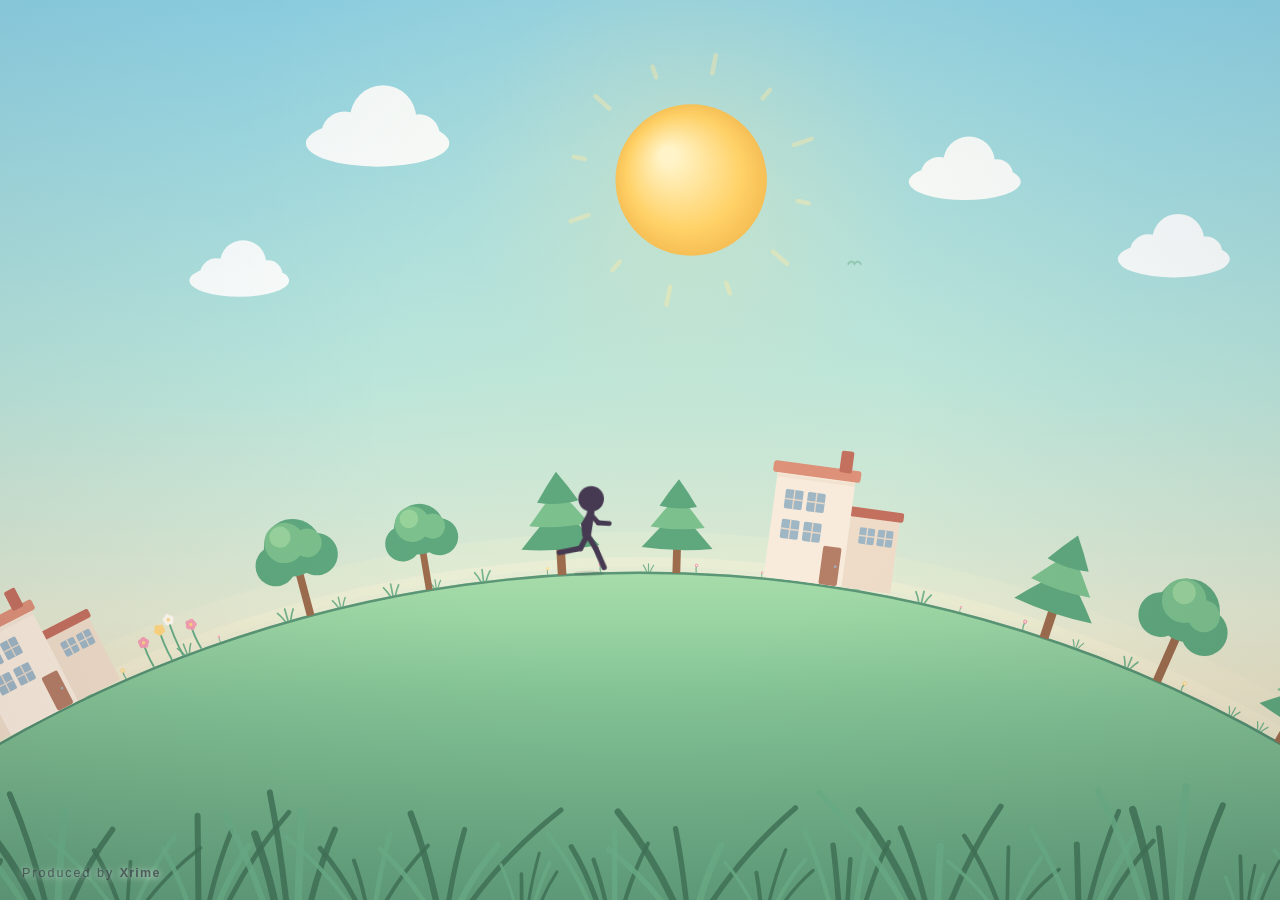
<file: index.html>
<!DOCTYPE html>
<html lang="zh-CN">
<head>
  <meta charset="utf-8">
  <meta name="viewport" content="width=device-width, initial-scale=1, viewport-fit=cover">
  <title>xyhspace · 小小星球</title>
  <meta name="description" content="一个小女孩在属于她的星球上奔跑。白天有太阳和风，夜晚月亮升起，房子的窗会亮起来。">
  <meta name="theme-color" id="theme-color" content="#cfeade">
  <meta property="og:title" content="xyhspace · 小小星球">
  <meta property="og:description" content="一个小女孩在属于她的星球上奔跑。点一下太阳，夜色就会降临。">
  <meta property="og:type" content="website">
  <link rel="icon" href="assets/favicon.svg" type="image/svg+xml">
  <link rel="stylesheet" href="assets/style.css">
</head>
<body>
  <h1 class="sr-only">xyhspace · 小小星球</h1>

  <canvas id="scene" aria-hidden="true"></canvas>

  <!-- 小女孩：矮胖火柴人，身体前倾 -->
  <div id="girl-layer" aria-hidden="true">
    <svg id="girl-svg" viewBox="0 0 200 360" xmlns="http://www.w3.org/2000/svg">
      <!-- 远侧腿 -->
      <g transform="translate(102,212)">
        <g id="g-leg-far">
          <path class="g-stick" d="M0,0 L0,56" stroke-width="18"/>
          <g id="g-shin-far" transform="rotate(18 0 56)">
            <path class="g-stick" d="M0,56 L0,126" stroke-width="18"/>
          </g>
        </g>
      </g>

      <!-- 远侧手臂 -->
      <g transform="translate(114,150)">
        <g id="g-arm-far">
          <path class="g-stick" d="M0,0 L0,38" stroke-width="16"/>
          <g id="g-fore-far" transform="rotate(40 0 38)">
            <path class="g-stick" d="M0,38 L0,74" stroke-width="16"/>
          </g>
        </g>
      </g>

      <!-- 身体：从髋到肩向前倾 -->
      <path class="g-stick" d="M106,212 L119,144" stroke-width="24"/>
      <circle class="g-stick-fill" cx="122" cy="100" r="42"/>

      <!-- 近侧腿 -->
      <g transform="translate(108,212)">
        <g id="g-leg-near">
          <path class="g-stick" d="M0,0 L0,56" stroke-width="18"/>
          <g id="g-shin-near" transform="rotate(-10 0 56)">
            <path class="g-stick" d="M0,56 L0,126" stroke-width="18"/>
          </g>
        </g>
      </g>

      <!-- 近侧手臂 -->
      <g transform="translate(118,150)">
        <g id="g-arm-near">
          <path class="g-stick" d="M0,0 L0,38" stroke-width="16"/>
          <g id="g-fore-near" transform="rotate(-40 0 38)">
            <path class="g-stick" d="M0,38 L0,74" stroke-width="16"/>
          </g>
        </g>
      </g>
    </svg>
  </div>

  <!-- 真正可点击 / 可聚焦的按钮，覆盖在画布里的太阳上 -->
  <button class="sun-toggle" type="button" aria-label="切换白天与夜晚" title="切换白天与夜晚"></button>

  <p class="sr-only" role="status" aria-live="polite" id="status"></p>

  <p class="credit">Produced by <b>Xrime</b></p>

  <noscript>
    <p class="noscript">这颗小星球需要开启 JavaScript 才能转动起来。</p>
  </noscript>

  <script src="assets/main.js" defer></script>
</body>
</html>
</file>
<file: assets/style.css>
/* ---------------------------------------------------------
   小小星球 · 页面外壳
   画布负责风景，小女孩是叠在上面的 SVG
   --------------------------------------------------------- */

*,
*::before,
*::after {
  box-sizing: border-box;
}

html,
body {
  height: 100%;
}

body {
  margin: 0;
  overflow: hidden;
  background: #cfeade;
  color: #3e2c45;
  font-family: ui-sans-serif, -apple-system, BlinkMacSystemFont, "PingFang SC",
    "Hiragino Sans GB", "Microsoft YaHei", "Noto Sans SC", sans-serif;
  -webkit-font-smoothing: antialiased;
  -webkit-tap-highlight-color: transparent;
  overscroll-behavior: none;
}

#scene {
  position: fixed;
  inset: 0;
  display: block;
  width: 100%;
  height: 100%;
}

/* ---------------------------------------------------------
   小女孩
   #girl-layer 的原点就是她的脚底，缩放和倾斜都绕这里转
   --------------------------------------------------------- */
#girl-layer {
  position: fixed;
  left: 0;
  top: 0;
  width: 0;
  height: 0;
  pointer-events: none;
  will-change: transform;
}

#girl-layer svg {
  position: absolute;
  display: block;
  overflow: visible;
}

.g-stick {
  fill: none;
  stroke: var(--g-stick, #463a52);
  stroke-linecap: round;
  stroke-linejoin: round;
}
.g-stick-fill {
  fill: var(--g-stick, #463a52);
}

/* 左下角的制作人水印：很淡，不抢画面，也不挡点击 */
.credit {
  position: fixed;
  left: max(22px, env(safe-area-inset-left));
  bottom: max(20px, env(safe-area-inset-bottom));
  margin: 0;
  z-index: 3;
  font-size: 12.5px;
  letter-spacing: 0.16em;
  color: rgba(44, 35, 54, 0.58);
  text-shadow: 0 1px 6px rgba(255, 255, 255, 0.6), 0 0 14px rgba(255, 255, 255, 0.35);
  pointer-events: none;
  user-select: none;
  -webkit-user-select: none;
  transition: color 0.8s ease, text-shadow 0.8s ease;
}

.credit b {
  font-weight: 600;
  letter-spacing: 0.1em;
}

.is-night .credit {
  color: rgba(248, 243, 234, 0.68);
  text-shadow: 0 1px 6px rgba(10, 8, 20, 0.65), 0 0 14px rgba(10, 8, 20, 0.4);
}

/* 覆盖在太阳上的圆形按钮：完全透明，只提供点击与键盘焦点 */
.sun-toggle {
  position: fixed;
  left: 0;
  top: 0;
  padding: 0;
  margin: 0;
  border: 0;
  border-radius: 50%;
  background: transparent;
  cursor: pointer;
  touch-action: manipulation;
  will-change: transform;
}

.sun-toggle:focus-visible {
  outline: 2px dashed rgba(255, 255, 255, 0.95);
  outline-offset: 8px;
}

.sr-only {
  position: absolute;
  width: 1px;
  height: 1px;
  padding: 0;
  margin: -1px;
  overflow: hidden;
  clip: rect(0 0 0 0);
  clip-path: inset(50%);
  white-space: nowrap;
  border: 0;
}

.noscript {
  position: fixed;
  left: 50%;
  top: 50%;
  transform: translate(-50%, -50%);
  margin: 0;
  padding: 16px 24px;
  border-radius: 16px;
  background: rgba(255, 255, 255, 0.9);
  font-size: 15px;
}
</file>
